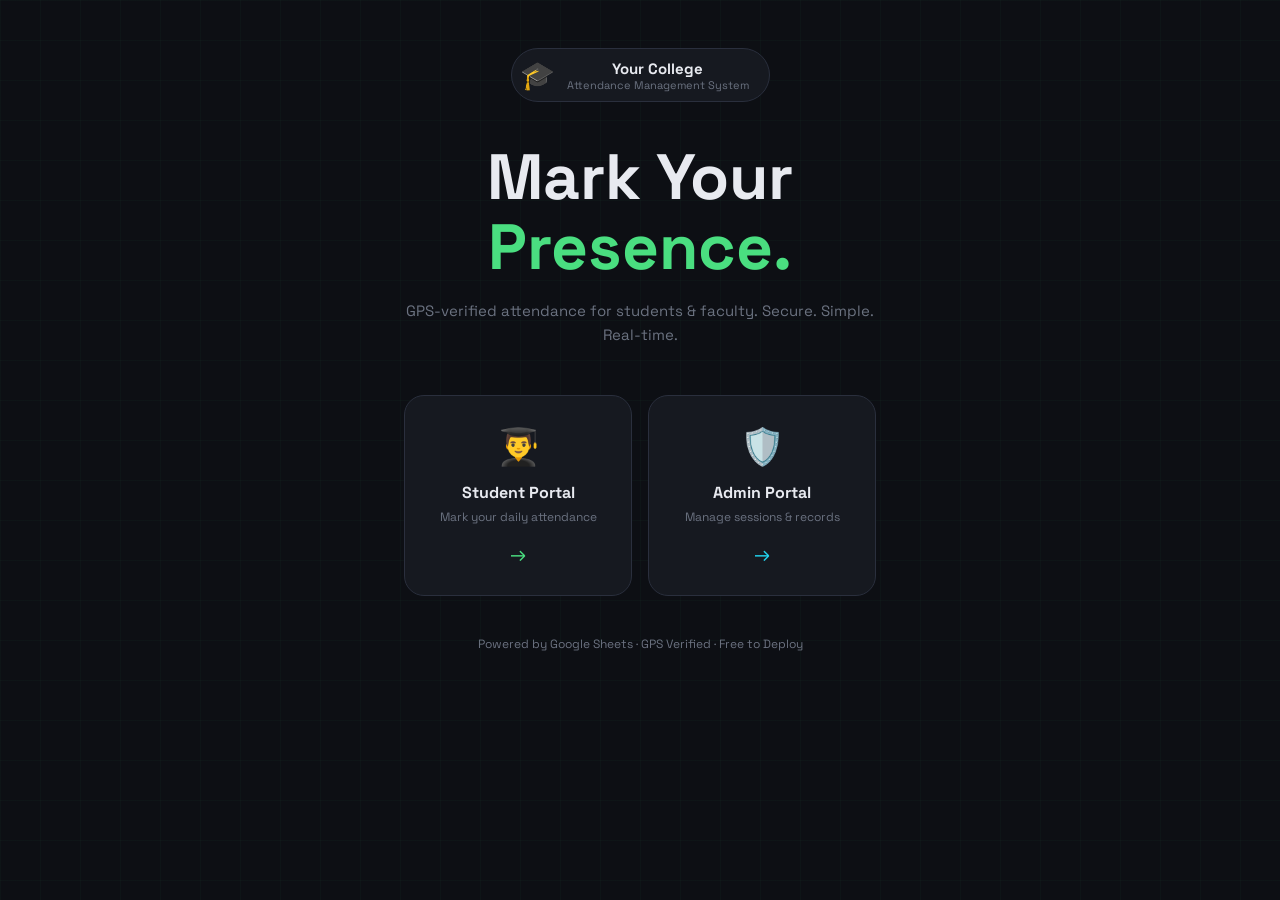
<file: index.html>
<!DOCTYPE html>
<html lang="en">
<head>
<meta charset="UTF-8">
<meta name="viewport" content="width=device-width, initial-scale=1.0">
<title>College Attendance System</title>
<link rel="stylesheet" href="style.css">
<link href="https://fonts.googleapis.com/css2?family=Space+Grotesk:wght@400;600;700&family=DM+Mono:wght@400;500&display=swap" rel="stylesheet">
</head>
<body class="landing">
  <div class="bg-grid"></div>
  <div class="landing-wrap">
    <div class="college-badge">
      <div class="badge-icon">🎓</div>
      <div>
        <div class="college-name" id="collegeName">Your College</div>
        <div class="college-sub">Attendance Management System</div>
      </div>
    </div>

    <h1 class="hero-title">Mark Your<br><span class="accent">Presence.</span></h1>
    <p class="hero-sub">GPS-verified attendance for students & faculty. Secure. Simple. Real-time.</p>

    <div class="portal-cards">
      <a href="student.html" class="portal-card student-card">
        <div class="card-icon">👨‍🎓</div>
        <div class="card-label">Student Portal</div>
        <div class="card-desc">Mark your daily attendance</div>
        <div class="card-arrow">→</div>
      </a>
      <a href="admin.html" class="portal-card admin-card">
        <div class="card-icon">🛡️</div>
        <div class="card-label">Admin Portal</div>
        <div class="card-desc">Manage sessions & records</div>
        <div class="card-arrow">→</div>
      </a>
    </div>

    <div class="footer-note">Powered by Google Sheets · GPS Verified · Free to Deploy</div>
  </div>

  <script>
    const cfg = JSON.parse(localStorage.getItem('attendanceConfig') || '{}');
    if (cfg.collegeName) document.getElementById('collegeName').textContent = cfg.collegeName;
  </script>
</body>
</html>
</file>
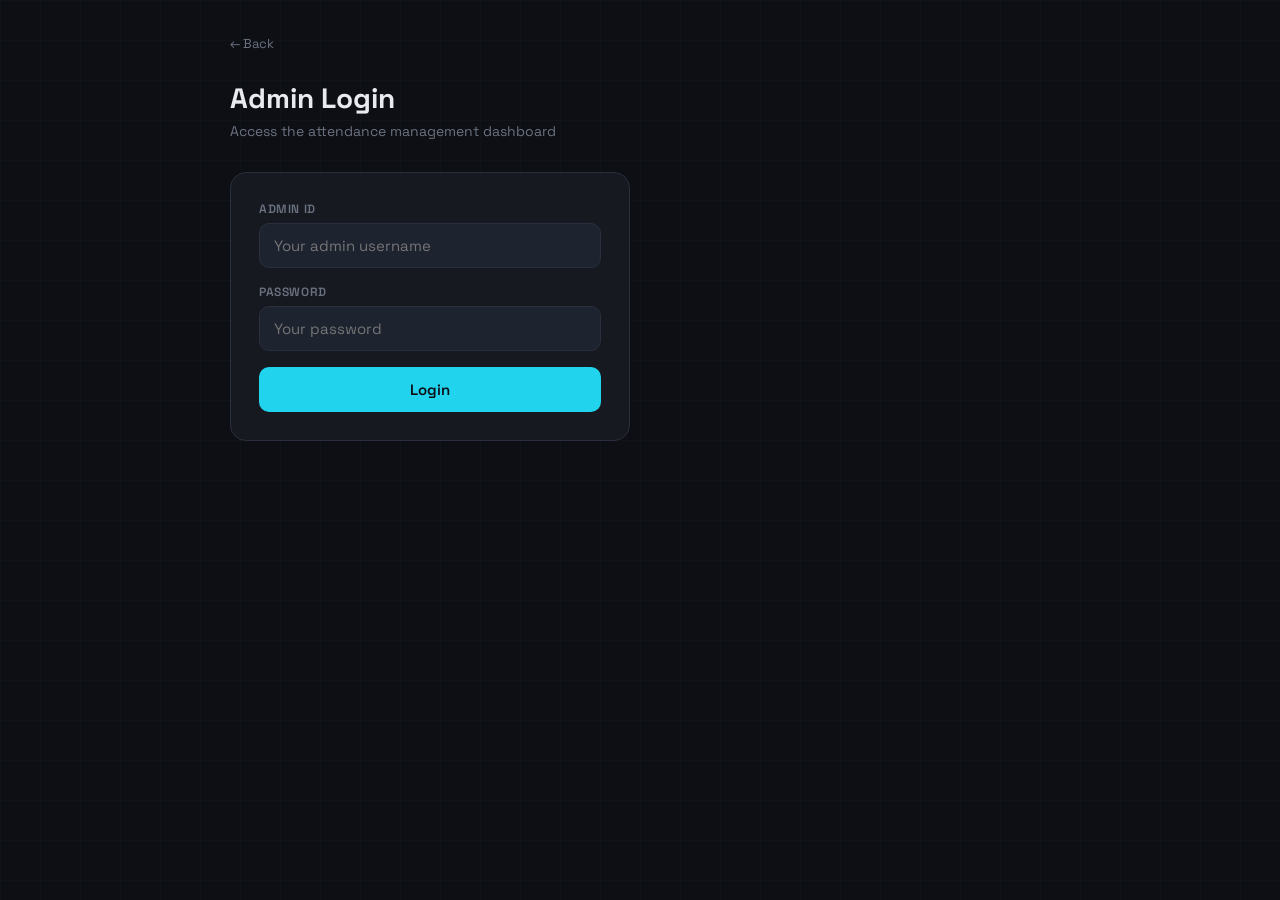
<file: admin.html>
<!DOCTYPE html>
<html lang="en">
<head>
<meta charset="UTF-8">
<meta name="viewport" content="width=device-width, initial-scale=1.0">
<title>Admin Portal</title>
<link rel="stylesheet" href="style.css">
<link href="https://fonts.googleapis.com/css2?family=Space+Grotesk:wght@400;600;700&family=DM+Mono:wght@400;500&display=swap" rel="stylesheet">
</head>
<body>
<div class="bg-grid"></div>

<div class="page-wrap wide">
  <a href="index.html" class="back-link">← Back</a>

  <!-- LOGIN SECTION -->
  <div id="loginSection">
    <div class="page-title">Admin Login</div>
    <div class="page-sub">Access the attendance management dashboard</div>

    <div class="card" style="max-width:400px">
      <div id="loginMsg" class="msg"></div>

      <div class="form-group">
        <label class="form-label">Admin ID</label>
        <input type="text" id="adminId" class="form-input" placeholder="Your admin username">
      </div>
      <div class="form-group">
        <label class="form-label">Password</label>
        <input type="password" id="adminPwd" class="form-input" placeholder="Your password">
      </div>

      <button class="btn btn-secondary btn-full" onclick="adminLogin()" id="loginBtn">Login</button>
    </div>
  </div>

  <!-- DASHBOARD SECTION -->
  <div id="dashSection" style="display:none">
    <div style="display:flex;justify-content:space-between;align-items:center;margin-bottom:28px;flex-wrap:wrap;gap:12px">
      <div>
        <div class="page-title">Admin Dashboard</div>
        <div style="color:var(--muted);font-size:14px" id="adminNameDisplay"></div>
      </div>
      <button class="btn btn-outline" onclick="adminLogout()" style="padding:8px 16px;font-size:13px">Logout</button>
    </div>

    <!-- TABS -->
    <div class="tabs">
      <button class="tab active" onclick="switchTab('create')">➕ Create Session</button>
      <button class="tab" onclick="switchTab('records')">📋 Records</button>
      <button class="tab" onclick="switchTab('students')">👥 Students</button>
    </div>

    <!-- TAB: CREATE SESSION -->
    <div id="tabCreate">
      <div class="card">
        <div class="card-title">📡 Create Attendance Session</div>
        <div id="createMsg" class="msg"></div>

        <div style="display:grid;grid-template-columns:repeat(auto-fill,minmax(220px,1fr));gap:16px">
          <div class="form-group" style="margin:0">
            <label class="form-label">Admin (Auto)</label>
            <input type="text" id="adminNameField" class="form-input" readonly>
          </div>
          <div class="form-group" style="margin:0">
            <label class="form-label">Date (Auto)</label>
            <input type="text" id="dateField" class="form-input" readonly>
          </div>
          <div class="form-group" style="margin:0">
            <label class="form-label">Time (Auto)</label>
            <input type="text" id="timeField" class="form-input" readonly>
          </div>
          <div class="form-group" style="margin:0">
            <label class="form-label">Location (Auto)</label>
            <div class="gps-status" style="margin:0">
              <div class="gps-dot orange" id="adminGpsDot"></div>
              <span id="adminGpsText" style="font-size:12px">Getting location...</span>
            </div>
          </div>
        </div>

        <div style="height:1px;background:var(--border);margin:20px 0"></div>

        <div style="display:grid;grid-template-columns:repeat(auto-fill,minmax(220px,1fr));gap:16px">
          <div class="form-group" style="margin:0">
            <label class="form-label">Select Year</label>
            <div class="year-selector" style="margin:0">
              <button class="year-btn fy" onclick="selectYear('FY',this)">FY</button>
              <button class="year-btn sy" onclick="selectYear('SY',this)">SY</button>
              <button class="year-btn ty" onclick="selectYear('TY',this)">TY</button>
            </div>
            <input type="hidden" id="selectedYear">
          </div>
          <div class="form-group" style="margin:0">
            <label class="form-label">Subject / Class</label>
            <input type="text" id="subjectField" class="form-input" placeholder="e.g. Math, Physics Lab">
          </div>
          <div class="form-group" style="margin:0">
            <label class="form-label">Time Limit (minutes)</label>
            <input type="number" id="timeLimitField" class="form-input" value="15" min="1" max="120">
          </div>
        </div>

        <div style="margin-top:24px">
          <button class="btn btn-primary" onclick="createSession()" id="createBtn">
            🚀 Start Attendance Session
          </button>
        </div>
      </div>

      <!-- Active sessions display -->
      <div class="card">
        <div class="section-header">
          <div class="card-title" style="margin:0">⚡ Active Sessions</div>
          <button class="btn btn-outline" style="padding:6px 12px;font-size:12px" onclick="loadActiveSessions()">Refresh</button>
        </div>
        <div id="activeSessionsList">
          <div style="text-align:center;color:var(--muted);padding:20px;font-size:14px">No active sessions</div>
        </div>
      </div>
    </div>

    <!-- TAB: RECORDS -->
    <div id="tabRecords" style="display:none">
      <div class="card">
        <div class="card-title">📊 Attendance Records</div>
        <div style="display:flex;gap:12px;margin-bottom:20px;flex-wrap:wrap;align-items:flex-end">
          <div class="form-group" style="margin:0;flex:1;min-width:120px">
            <label class="form-label">Year</label>
            <select id="filterYear" class="form-input">
              <option value="">All</option>
              <option>FY</option>
              <option>SY</option>
              <option>TY</option>
            </select>
          </div>
          <div class="form-group" style="margin:0;flex:1;min-width:120px">
            <label class="form-label">Date</label>
            <input type="date" id="filterDate" class="form-input">
          </div>
          <button class="btn btn-primary" onclick="loadRecords()">Search</button>
        </div>
        <div id="recordsTable">
          <div style="text-align:center;color:var(--muted);padding:20px;font-size:14px">Select filters and click Search</div>
        </div>
      </div>
    </div>

    <!-- TAB: STUDENTS -->
    <div id="tabStudents" style="display:none">
      <div class="card">
        <div class="card-title">👥 Student List</div>
        <div style="display:flex;gap:12px;margin-bottom:20px;flex-wrap:wrap;align-items:flex-end">
          <div class="year-selector" style="margin:0;flex:1">
            <button class="year-btn fy" onclick="loadStudents('FY',this)">FY</button>
            <button class="year-btn sy" onclick="loadStudents('SY',this)">SY</button>
            <button class="year-btn ty" onclick="loadStudents('TY',this)">TY</button>
          </div>
        </div>
        <div id="studentsTable">
          <div style="text-align:center;color:var(--muted);padding:20px;font-size:14px">Select a year to view students</div>
        </div>
      </div>
    </div>

  </div>
</div>

<script src="config.js"></script>
<script src="admin.js"></script>
</body>
</html>
</file>
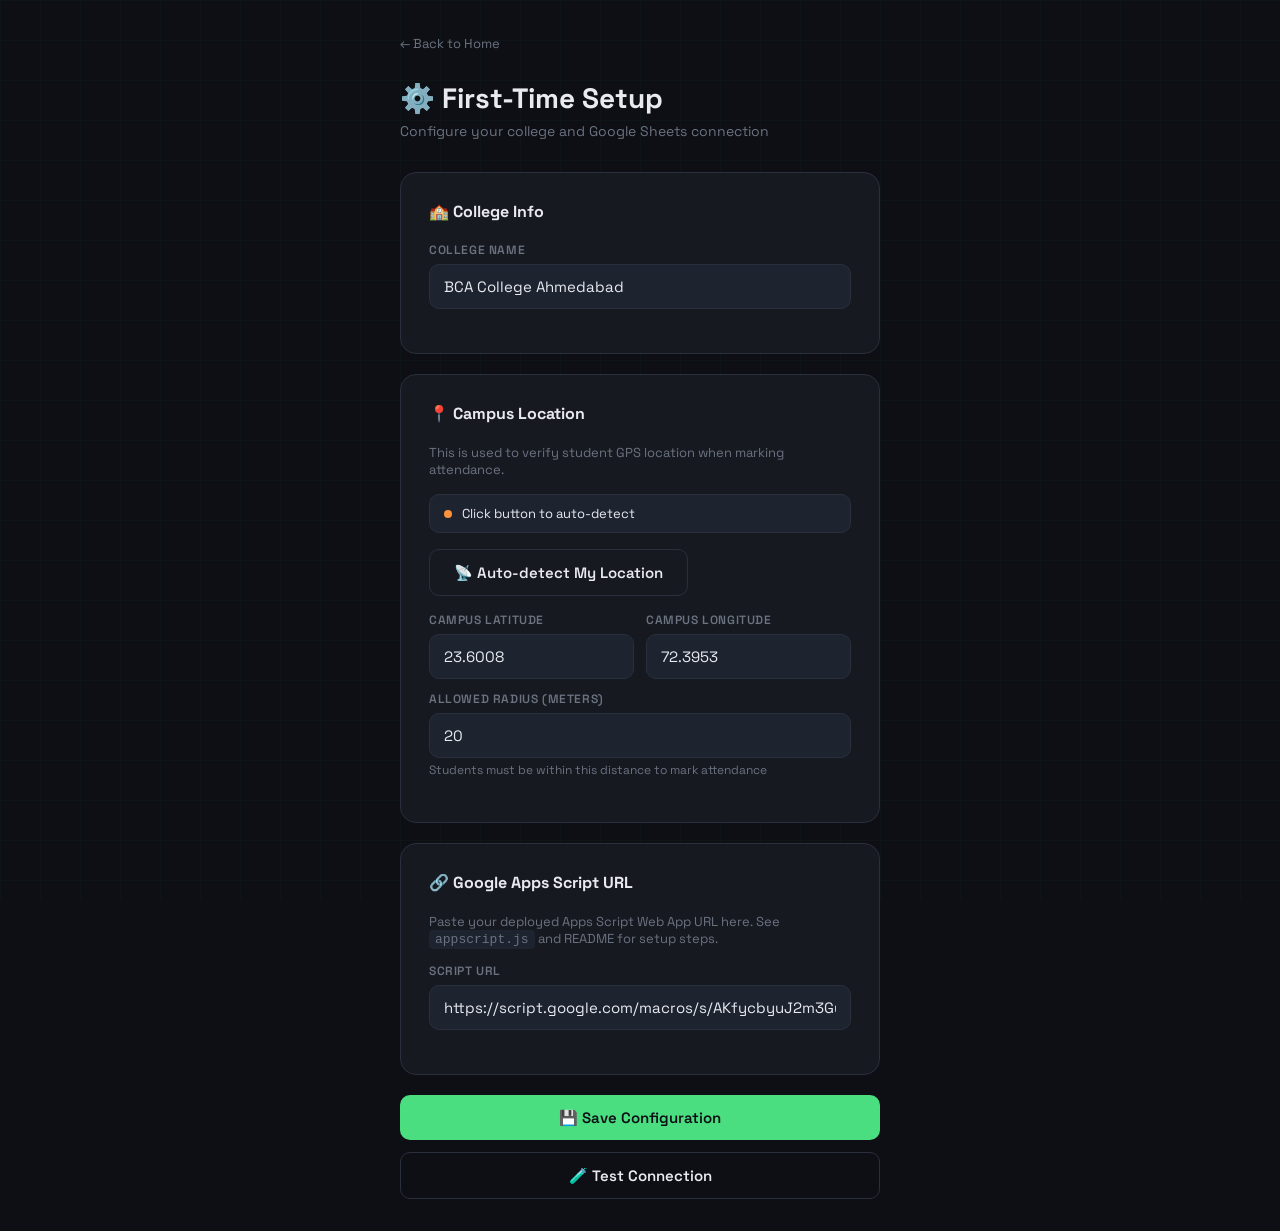
<file: setup.html>
<!DOCTYPE html>
<html lang="en">
<head>
<meta charset="UTF-8">
<meta name="viewport" content="width=device-width, initial-scale=1.0">
<title>Setup — College Attendance</title>
<link rel="stylesheet" href="style.css">
<link href="https://fonts.googleapis.com/css2?family=Space+Grotesk:wght@400;600;700&family=DM+Mono:wght@400;500&display=swap" rel="stylesheet">
</head>
<body>
<div class="bg-grid"></div>
<div class="page-wrap">
  <a href="index.html" class="back-link">← Back to Home</a>
  <div class="page-title">⚙️ First-Time Setup</div>
  <div class="page-sub">Configure your college and Google Sheets connection</div>

  <div id="setupMsg" class="msg"></div>

  <div class="card">
    <div class="card-title">🏫 College Info</div>
    <div class="form-group">
      <label class="form-label">College Name</label>
      <input type="text" id="collegeName" class="form-input" placeholder="e.g. ABC College of Engineering">
    </div>
  </div>

  <div class="card">
    <div class="card-title">📍 Campus Location</div>
    <p style="font-size:13px;color:var(--muted);margin-bottom:16px">This is used to verify student GPS location when marking attendance.</p>

    <div class="gps-status" id="gpsStatus" style="margin-bottom:16px">
      <div class="gps-dot orange" id="gpsDot"></div>
      <span id="gpsText">Click button to auto-detect</span>
    </div>

    <button class="btn btn-outline" onclick="detectLocation()" style="margin-bottom:16px">📡 Auto-detect My Location</button>

    <div style="display:grid;grid-template-columns:1fr 1fr;gap:12px">
      <div class="form-group" style="margin:0">
        <label class="form-label">Campus Latitude</label>
        <input type="text" id="campusLat" class="form-input" placeholder="e.g. 23.0225">
      </div>
      <div class="form-group" style="margin:0">
        <label class="form-label">Campus Longitude</label>
        <input type="text" id="campusLon" class="form-input" placeholder="e.g. 72.5714">
      </div>
    </div>
    <div class="form-group" style="margin-top:12px">
      <label class="form-label">Allowed Radius (meters)</label>
      <input type="number" id="campusRadius" class="form-input" value="200" placeholder="200">
      <div style="font-size:12px;color:var(--muted);margin-top:4px">Students must be within this distance to mark attendance</div>
    </div>
  </div>

  <div class="card">
    <div class="card-title">🔗 Google Apps Script URL</div>
    <p style="font-size:13px;color:var(--muted);margin-bottom:16px">
      Paste your deployed Apps Script Web App URL here. See <code style="background:var(--surface2);padding:2px 6px;border-radius:4px">appscript.js</code> and README for setup steps.
    </p>
    <div class="form-group">
      <label class="form-label">Script URL</label>
      <input type="url" id="scriptUrl" class="form-input" placeholder="https://script.google.com/macros/s/YOUR_ID/exec">
    </div>
  </div>

  <button class="btn btn-primary btn-full" onclick="saveConfig()">💾 Save Configuration</button>

  <div style="margin-top:12px">
    <button class="btn btn-outline btn-full" onclick="testConnection()">🧪 Test Connection</button>
  </div>
</div>

<script src="config.js"></script>
<script>
  // Load existing config
  window.addEventListener('DOMContentLoaded', () => {
    const cfg = getConfig();
    if (cfg.collegeName) document.getElementById('collegeName').value = cfg.collegeName;
    if (cfg.campusLat) document.getElementById('campusLat').value = cfg.campusLat;
    if (cfg.campusLon) document.getElementById('campusLon').value = cfg.campusLon;
    if (cfg.campusRadius) document.getElementById('campusRadius').value = cfg.campusRadius;
    if (cfg.scriptUrl) document.getElementById('scriptUrl').value = cfg.scriptUrl;
  });

  function detectLocation() {
    const dot = document.getElementById('gpsDot');
    const text = document.getElementById('gpsText');
    dot.className = 'gps-dot orange';
    text.textContent = 'Detecting...';
    getCurrentPosition()
      .then(pos => {
        document.getElementById('campusLat').value = pos.coords.latitude.toFixed(6);
        document.getElementById('campusLon').value = pos.coords.longitude.toFixed(6);
        dot.className = 'gps-dot green';
        text.textContent = `${pos.coords.latitude.toFixed(4)}, ${pos.coords.longitude.toFixed(4)} — Accuracy: ${Math.round(pos.coords.accuracy)}m`;
      })
      .catch(() => {
        dot.className = 'gps-dot red';
        text.textContent = 'Location access denied.';
      });
  }

  function saveConfig() {
    const cfg = {
      collegeName: document.getElementById('collegeName').value.trim(),
      campusLat: document.getElementById('campusLat').value.trim(),
      campusLon: document.getElementById('campusLon').value.trim(),
      campusRadius: document.getElementById('campusRadius').value.trim(),
      scriptUrl: document.getElementById('scriptUrl').value.trim()
    };
    localStorage.setItem('attendanceConfig', JSON.stringify(cfg));
    showMsg(document.getElementById('setupMsg'), '✅ Configuration saved!', 'success');
    setTimeout(() => window.location.href = 'index.html', 1500);
  }

  async function testConnection() {
    const msg = document.getElementById('setupMsg');
    showMsg(msg, 'Testing connection...', 'info');
    try {
      const result = await apiCall('ping', {});
      if (result.pong) {
        showMsg(msg, '✅ Connection successful! Google Sheets is connected.', 'success');
      } else {
        showMsg(msg, '⚠️ Connected but unexpected response.', 'warn');
      }
    } catch (e) {
      showMsg(msg, '❌ Connection failed: ' + e.message, 'error');
    }
  }
</script>
</body>
</html>
</file>
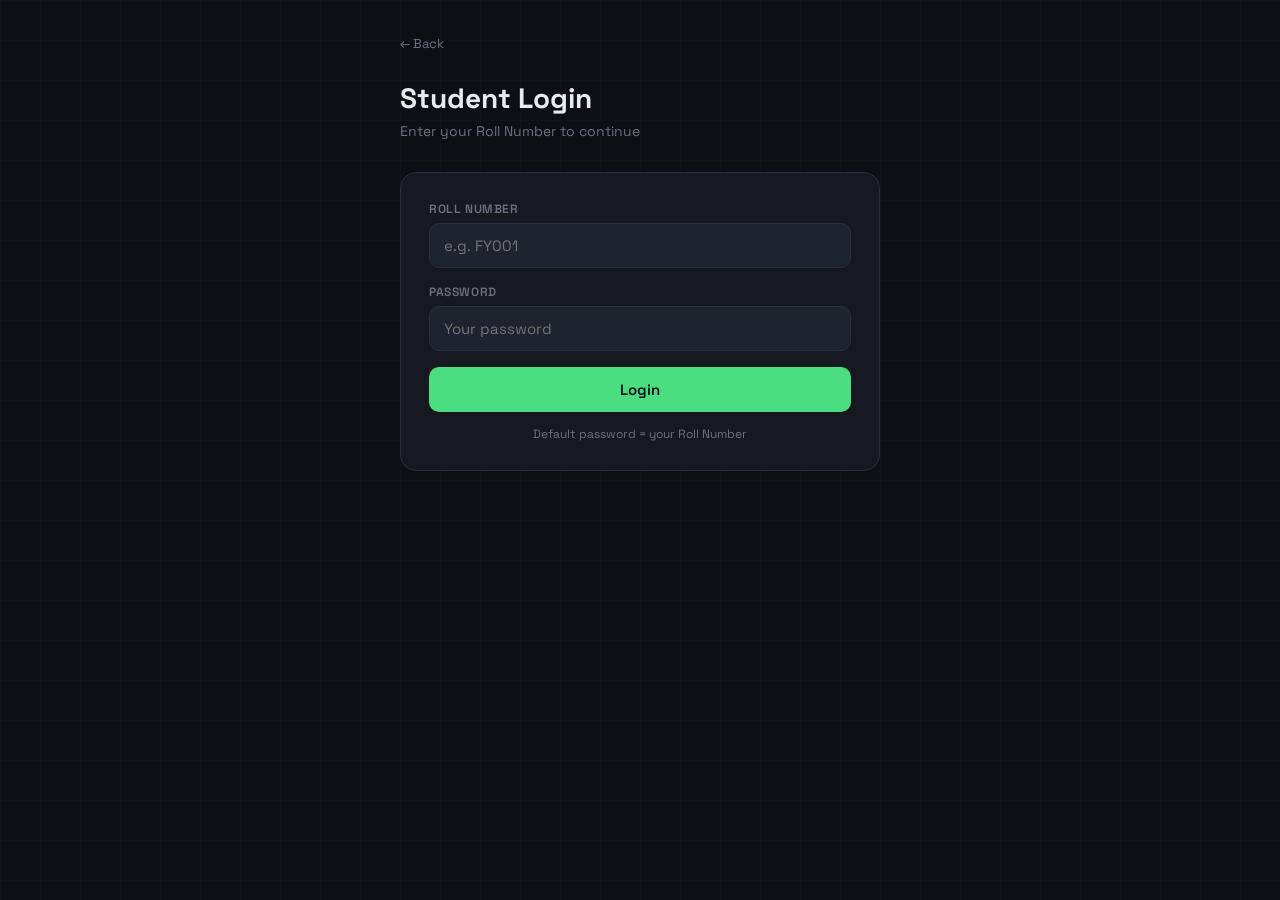
<file: student.html>
<!DOCTYPE html>
<html lang="en">
<head>
<meta charset="UTF-8">
<meta name="viewport" content="width=device-width, initial-scale=1.0">
<title>Student Portal</title>
<link rel="stylesheet" href="style.css">
<link href="https://fonts.googleapis.com/css2?family=Space+Grotesk:wght@400;600;700&family=DM+Mono:wght@400;500&display=swap" rel="stylesheet">
</head>
<body>
<div class="bg-grid"></div>

<!-- ===== CHANGE PASSWORD MODAL ===== -->
<div class="modal-overlay" id="changePwdModal">
  <div class="modal">
    <div style="font-size:36px;margin-bottom:12px">🔐</div>
    <div class="modal-title">Set Your Password</div>
    <div class="modal-sub">Your default password is your Roll No. Please create a new password before continuing.</div>
    <div id="cpMsg" class="msg"></div>
    <div class="form-group">
      <label class="form-label">New Password</label>
      <input type="password" id="newPwd" class="form-input" placeholder="Enter new password (min 6 chars)">
    </div>
    <div class="form-group">
      <label class="form-label">Confirm Password</label>
      <input type="password" id="confirmPwd" class="form-input" placeholder="Confirm new password">
    </div>
    <button class="btn btn-primary btn-full" onclick="submitPasswordChange()">
      <span id="cpBtnText">Set Password</span>
    </button>
  </div>
</div>

<!-- ===== MAIN ===== -->
<div class="page-wrap">
  <a href="index.html" class="back-link">← Back</a>

  <!-- LOGIN SECTION -->
  <div id="loginSection">
    <div class="page-title">Student Login</div>
    <div class="page-sub">Enter your Roll Number to continue</div>

    <div class="card">
      <div id="loginMsg" class="msg"></div>

      <div class="form-group">
        <label class="form-label">Roll Number</label>
        <input type="text" id="rollNo" class="form-input" placeholder="e.g. FY001" autocomplete="off">
      </div>

      <div class="form-group">
        <label class="form-label">Password</label>
        <input type="password" id="password" class="form-input" placeholder="Your password">
      </div>

      <button class="btn btn-primary btn-full" onclick="studentLogin()" id="loginBtn">
        Login
      </button>

      <p style="text-align:center;font-size:12px;color:var(--muted);margin-top:14px">
        Default password = your Roll Number
      </p>
    </div>
  </div>

  <!-- DASHBOARD SECTION -->
  <div id="dashSection" style="display:none">
    <div style="display:flex;justify-content:space-between;align-items:flex-start;margin-bottom:24px">
      <div>
        <div class="page-title" id="studentName">Welcome</div>
        <div style="display:flex;gap:8px;align-items:center;margin-top:4px">
          <span class="year-badge" id="yearBadge"></span>
          <span style="font-family:'DM Mono',monospace;font-size:13px;color:var(--muted)" id="studentRoll"></span>
        </div>
      </div>
      <button class="btn btn-outline" onclick="logout()" style="padding:8px 16px;font-size:13px">Logout</button>
    </div>

    <div id="dashMsg" class="msg"></div>

    <!-- Active Session -->
    <div id="sessionCard" class="card" style="display:none">
      <div class="card-title">📍 Active Session</div>

      <div class="gps-status" id="gpsStatus">
        <div class="gps-dot orange" id="gpsDot"></div>
        <span id="gpsText">Getting your location...</span>
      </div>

      <div id="sessionInfo">
        <div class="info-row">
          <span class="info-label">Subject / Class</span>
          <span class="info-val" id="sessSubject">—</span>
        </div>
        <div class="info-row">
          <span class="info-label">Year</span>
          <span class="info-val" id="sessYear">—</span>
        </div>
        <div class="info-row">
          <span class="info-label">Started At</span>
          <span class="info-val" id="sessTime">—</span>
        </div>
        <div class="info-row">
          <span class="info-label">Time Limit</span>
          <span class="info-val" id="sessLimit">—</span>
        </div>
        <div class="info-row">
          <span class="info-label">Distance from Campus</span>
          <span class="info-val" id="sessDist">Calculating...</span>
        </div>
      </div>

      <div style="margin-top:20px">
        <button class="btn btn-primary btn-full" id="markBtn" onclick="markAttendance()" disabled>
          <span id="markBtnText">📡 Verifying Location...</span>
        </button>
      </div>
    </div>

    <div id="noSessionCard" class="card">
      <div style="text-align:center;padding:20px 0">
        <div style="font-size:48px;margin-bottom:12px">😴</div>
        <div style="font-weight:700;font-size:16px;margin-bottom:6px">No Active Session</div>
        <div style="color:var(--muted);font-size:14px">Your teacher hasn't started an attendance session yet. Check back soon.</div>
      </div>
    </div>

    <!-- My Attendance -->
    <div class="card">
      <div class="section-header">
        <div class="card-title" style="margin-bottom:0">📋 My Attendance</div>
        <button class="btn btn-outline" style="padding:6px 12px;font-size:12px" onclick="loadMyAttendance()">Refresh</button>
      </div>
      <div id="attendanceTable">
        <div style="text-align:center;color:var(--muted);padding:20px;font-size:14px">Loading...</div>
      </div>
    </div>
  </div>
</div>

<script src="config.js"></script>
<script src="student.js"></script>
</body>
</html>
</file>
<file: style.css>
/* ===== GLOBAL ===== */
*, *::before, *::after { box-sizing: border-box; margin: 0; padding: 0; }

:root {
  --bg: #0d0f14;
  --surface: #161920;
  --surface2: #1e2330;
  --border: #2a2f3d;
  --accent: #4ade80;
  --accent2: #22d3ee;
  --warn: #fb923c;
  --danger: #f87171;
  --text: #e8eaf0;
  --muted: #6b7280;
  --card-fy: #4ade80;
  --card-sy: #22d3ee;
  --card-ty: #a78bfa;
}

body {
  font-family: 'Space Grotesk', sans-serif;
  background: var(--bg);
  color: var(--text);
  min-height: 100vh;
}

/* ===== BG GRID ===== */
.bg-grid {
  position: fixed; inset: 0; z-index: 0;
  background-image:
    linear-gradient(rgba(74,222,128,0.03) 1px, transparent 1px),
    linear-gradient(90deg, rgba(74,222,128,0.03) 1px, transparent 1px);
  background-size: 40px 40px;
  pointer-events: none;
}

/* ===== LANDING ===== */
.landing-wrap {
  position: relative; z-index: 1;
  max-width: 520px;
  margin: 0 auto;
  padding: 48px 24px;
  text-align: center;
}

.college-badge {
  display: inline-flex; align-items: center; gap: 12px;
  background: var(--surface);
  border: 1px solid var(--border);
  border-radius: 50px;
  padding: 8px 20px 8px 8px;
  margin-bottom: 40px;
}
.badge-icon { font-size: 28px; }
.college-name { font-weight: 700; font-size: 15px; }
.college-sub { font-size: 11px; color: var(--muted); }

.hero-title {
  font-size: clamp(40px, 10vw, 64px);
  font-weight: 700;
  line-height: 1.1;
  margin-bottom: 16px;
}
.accent { color: var(--accent); }
.hero-sub { color: var(--muted); font-size: 15px; margin-bottom: 48px; line-height: 1.6; }

.portal-cards { display: flex; gap: 16px; justify-content: center; flex-wrap: wrap; margin-bottom: 40px; }

.portal-card {
  flex: 1; min-width: 200px; max-width: 240px;
  background: var(--surface);
  border: 1px solid var(--border);
  border-radius: 20px;
  padding: 28px 20px;
  text-decoration: none; color: var(--text);
  transition: all 0.2s;
  cursor: pointer;
  position: relative; overflow: hidden;
}
.portal-card::before {
  content: ''; position: absolute; inset: 0;
  opacity: 0; transition: opacity 0.2s;
}
.student-card::before { background: radial-gradient(circle at 50% 0%, rgba(74,222,128,0.1), transparent 70%); }
.admin-card::before { background: radial-gradient(circle at 50% 0%, rgba(34,211,238,0.1), transparent 70%); }
.portal-card:hover { transform: translateY(-4px); border-color: var(--accent); }
.portal-card:hover::before { opacity: 1; }
.admin-card:hover { border-color: var(--accent2); }

.card-icon { font-size: 36px; margin-bottom: 12px; }
.card-label { font-weight: 700; font-size: 16px; margin-bottom: 6px; }
.card-desc { font-size: 12px; color: var(--muted); margin-bottom: 16px; }
.card-arrow { font-size: 20px; color: var(--accent); }
.admin-card .card-arrow { color: var(--accent2); }

.footer-note { font-size: 12px; color: var(--muted); }

/* ===== PAGE LAYOUT ===== */
.page-wrap {
  position: relative; z-index: 1;
  max-width: 520px;
  margin: 0 auto;
  padding: 32px 20px;
}
.page-wrap.wide { max-width: 860px; }

.back-link {
  display: inline-flex; align-items: center; gap: 6px;
  color: var(--muted); text-decoration: none; font-size: 13px;
  margin-bottom: 28px; transition: color 0.2s;
}
.back-link:hover { color: var(--text); }

.page-title {
  font-size: 28px; font-weight: 700;
  margin-bottom: 6px;
}
.page-sub { color: var(--muted); font-size: 14px; margin-bottom: 32px; }

/* ===== CARD ===== */
.card {
  background: var(--surface);
  border: 1px solid var(--border);
  border-radius: 16px;
  padding: 28px;
  margin-bottom: 20px;
}
.card-title {
  font-weight: 700; font-size: 16px;
  margin-bottom: 20px;
  display: flex; align-items: center; gap: 8px;
}

/* ===== FORM ===== */
.form-group { margin-bottom: 16px; }
.form-label { display: block; font-size: 12px; font-weight: 600; color: var(--muted); margin-bottom: 6px; text-transform: uppercase; letter-spacing: 0.05em; }
.form-input {
  width: 100%;
  background: var(--surface2);
  border: 1px solid var(--border);
  border-radius: 10px;
  padding: 12px 14px;
  color: var(--text);
  font-family: inherit; font-size: 15px;
  transition: border-color 0.2s;
  outline: none;
}
.form-input:focus { border-color: var(--accent); }
.form-input[readonly] { opacity: 0.6; cursor: not-allowed; }

select.form-input option { background: var(--surface2); }

/* ===== BUTTONS ===== */
.btn {
  display: inline-flex; align-items: center; justify-content: center; gap: 8px;
  padding: 13px 24px;
  border-radius: 10px;
  border: none; cursor: pointer;
  font-family: inherit; font-size: 15px; font-weight: 600;
  transition: all 0.2s;
  text-decoration: none;
}
.btn-primary { background: var(--accent); color: #0d0f14; }
.btn-primary:hover { background: #86efac; }
.btn-secondary { background: var(--accent2); color: #0d0f14; }
.btn-secondary:hover { background: #67e8f9; }
.btn-danger { background: var(--danger); color: #fff; }
.btn-outline { background: transparent; border: 1px solid var(--border); color: var(--text); }
.btn-outline:hover { border-color: var(--accent); color: var(--accent); }
.btn-full { width: 100%; }
.btn:disabled { opacity: 0.4; cursor: not-allowed; }

/* ===== YEAR BADGES ===== */
.year-badge {
  display: inline-block; padding: 3px 10px;
  border-radius: 20px; font-size: 12px; font-weight: 700;
}
.fy-badge { background: rgba(74,222,128,0.15); color: var(--card-fy); }
.sy-badge { background: rgba(34,211,238,0.15); color: var(--card-sy); }
.ty-badge { background: rgba(167,139,250,0.15); color: var(--card-ty); }

/* ===== YEAR SELECTOR ===== */
.year-selector { display: flex; gap: 10px; margin-bottom: 20px; }
.year-btn {
  flex: 1; padding: 12px; border-radius: 10px;
  border: 2px solid var(--border);
  background: var(--surface2); color: var(--muted);
  font-family: inherit; font-size: 14px; font-weight: 700;
  cursor: pointer; transition: all 0.2s;
}
.year-btn.fy.active { border-color: var(--card-fy); color: var(--card-fy); background: rgba(74,222,128,0.1); }
.year-btn.sy.active { border-color: var(--card-sy); color: var(--card-sy); background: rgba(34,211,238,0.1); }
.year-btn.ty.active { border-color: var(--card-ty); color: var(--card-ty); background: rgba(167,139,250,0.1); }

/* ===== STATUS MESSAGES ===== */
.msg {
  padding: 12px 16px;
  border-radius: 10px;
  font-size: 14px;
  margin-bottom: 16px;
  display: none;
}
.msg.show { display: block; }
.msg-success { background: rgba(74,222,128,0.12); border: 1px solid rgba(74,222,128,0.3); color: var(--accent); }
.msg-error { background: rgba(248,113,113,0.12); border: 1px solid rgba(248,113,113,0.3); color: var(--danger); }
.msg-warn { background: rgba(251,146,60,0.12); border: 1px solid rgba(251,146,60,0.3); color: var(--warn); }
.msg-info { background: rgba(34,211,238,0.12); border: 1px solid rgba(34,211,238,0.3); color: var(--accent2); }

/* ===== GPS STATUS ===== */
.gps-status {
  display: flex; align-items: center; gap: 10px;
  padding: 10px 14px;
  background: var(--surface2);
  border: 1px solid var(--border);
  border-radius: 10px;
  font-size: 13px;
  margin-bottom: 16px;
}
.gps-dot {
  width: 8px; height: 8px; border-radius: 50%;
  background: var(--muted);
  flex-shrink: 0;
}
.gps-dot.green { background: var(--accent); box-shadow: 0 0 6px var(--accent); animation: pulse 1.5s infinite; }
.gps-dot.red { background: var(--danger); }
.gps-dot.orange { background: var(--warn); animation: pulse 1.5s infinite; }

@keyframes pulse {
  0%, 100% { opacity: 1; }
  50% { opacity: 0.4; }
}

/* ===== INFO ROW ===== */
.info-row {
  display: flex; justify-content: space-between; align-items: center;
  padding: 10px 0;
  border-bottom: 1px solid var(--border);
  font-size: 14px;
}
.info-row:last-child { border-bottom: none; }
.info-label { color: var(--muted); }
.info-val { font-weight: 600; font-family: 'DM Mono', monospace; }

/* ===== TABLE ===== */
.table-wrap { overflow-x: auto; }
table { width: 100%; border-collapse: collapse; font-size: 13px; }
th {
  text-align: left; padding: 10px 12px;
  background: var(--surface2);
  color: var(--muted); font-size: 11px; text-transform: uppercase; letter-spacing: 0.05em;
  border-bottom: 1px solid var(--border);
}
td { padding: 10px 12px; border-bottom: 1px solid var(--border); }
tr:last-child td { border-bottom: none; }
tr:hover td { background: var(--surface2); }

/* ===== MODAL ===== */
.modal-overlay {
  position: fixed; inset: 0; z-index: 100;
  background: rgba(0,0,0,0.7);
  display: flex; align-items: center; justify-content: center;
  padding: 20px;
  display: none;
}
.modal-overlay.show { display: flex; }
.modal {
  background: var(--surface);
  border: 1px solid var(--border);
  border-radius: 20px;
  padding: 32px;
  width: 100%; max-width: 420px;
  position: relative;
}
.modal-title {
  font-size: 20px; font-weight: 700;
  margin-bottom: 8px;
}
.modal-sub { color: var(--muted); font-size: 13px; margin-bottom: 24px; }

/* ===== LOADING ===== */
.spinner {
  display: inline-block;
  width: 16px; height: 16px;
  border: 2px solid rgba(255,255,255,0.2);
  border-top-color: currentColor;
  border-radius: 50%;
  animation: spin 0.6s linear infinite;
}
@keyframes spin { to { transform: rotate(360deg); } }

/* ===== TABS ===== */
.tabs { display: flex; gap: 4px; margin-bottom: 24px; background: var(--surface); border: 1px solid var(--border); border-radius: 12px; padding: 4px; }
.tab { flex: 1; padding: 10px; border-radius: 8px; border: none; background: transparent; color: var(--muted); font-family: inherit; font-size: 14px; font-weight: 600; cursor: pointer; transition: all 0.2s; }
.tab.active { background: var(--surface2); color: var(--text); }

/* ===== SECTION HEADER ===== */
.section-header {
  display: flex; justify-content: space-between; align-items: center;
  margin-bottom: 16px;
}

/* ===== CHIP ===== */
.chip {
  display: inline-flex; align-items: center; gap: 4px;
  padding: 4px 10px; border-radius: 20px;
  font-size: 12px; font-weight: 600;
  background: var(--surface2); color: var(--muted);
}
.chip.active { background: rgba(74,222,128,0.15); color: var(--accent); }

/* ===== RESPONSIVE ===== */
@media (max-width: 480px) {
  .page-wrap { padding: 20px 16px; }
  .card { padding: 20px 16px; }
  .modal { padding: 24px 16px; }
}
</file>
